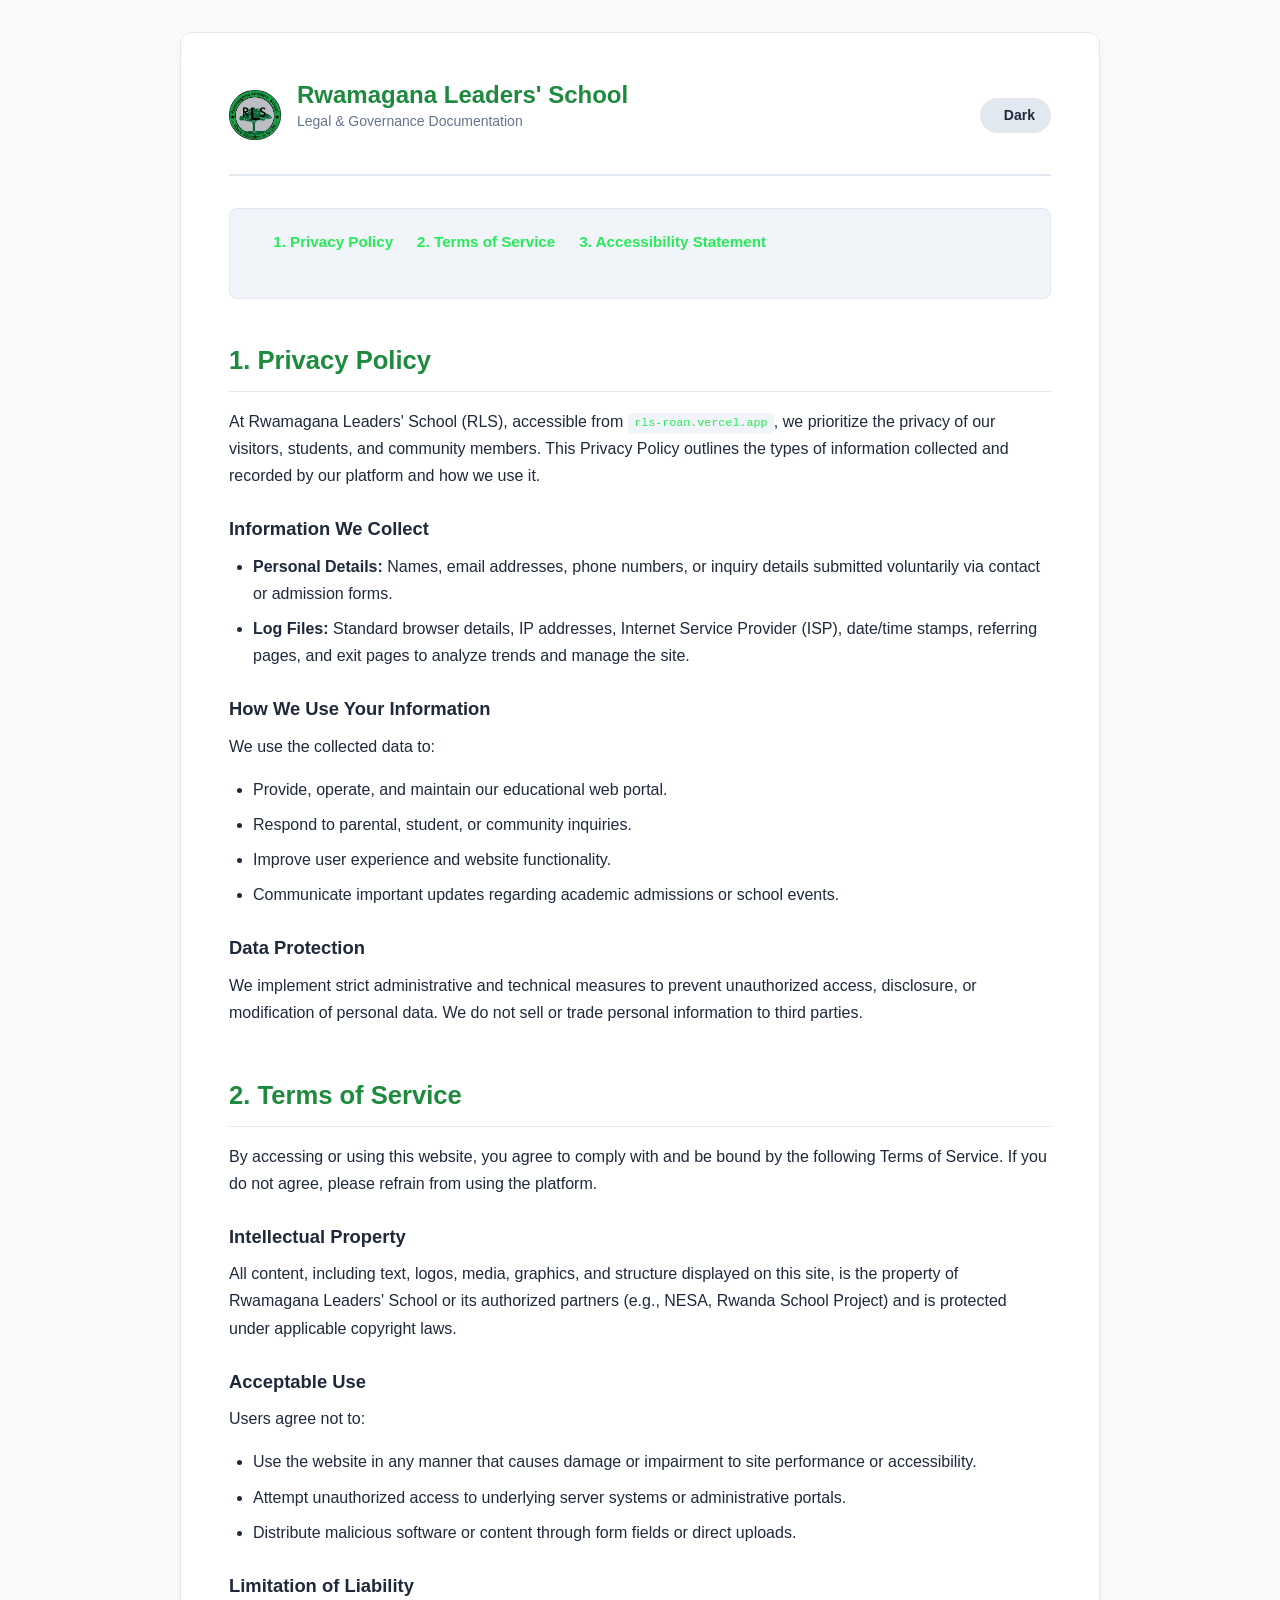
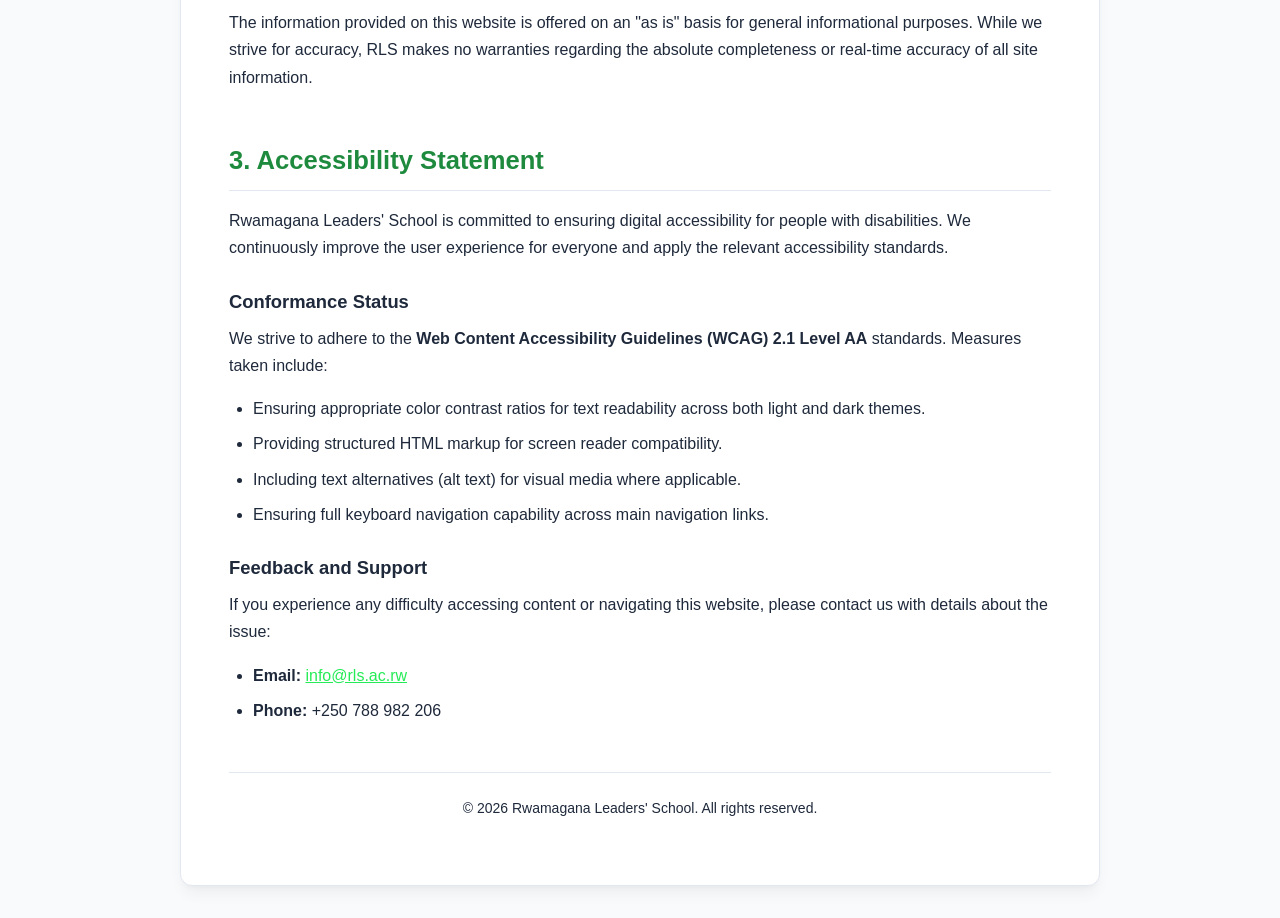
<file: legal.html>
<!DOCTYPE html>
<html lang="en" data-theme="light">
<head>
    <meta charset="UTF-8">
    <meta name="viewport" content="width=device-width, initial-scale=1.0">
    <title>Legal & Compliance | Rwamagana Leaders' School</title>
    <link rel="icon" href="image/logo.png" type="image/png">
    <meta name="description" content="Legal and compliance documentation for Rwamagana Leaders' School, including Privacy Policy, Terms of Service, and Accessibility Statement.">
    <script src="https://cdn.onesignal.com/sdks/web/v16/OneSignalSDK.page.js" defer></script>
    <script>
        window.OneSignalDeferred = window.OneSignalDeferred || [];
        OneSignalDeferred.push(function(OneSignal) {
            OneSignal.init({
                appId: "de9afd09-6dfb-4299-abd9-761671383942",
                allowLocalhostAsSecureOrigin: true,
                autoResubscribe: true,
                notifyButton: {
                    enable: true,
                    size: "medium",
                    prenotify: true,
                    showCredit: false
                }
            });
        });
    </script>
    <style>
        /* Modern Color Palette & CSS Variables */
        :root[data-theme="light"] {
            --bg-color: #f8fafc;
            --card-bg: #ffffff;
            --primary: #1e8a3e;
            --primary-accent: #25eb56;
            --text-main: #1e293b;
            --text-muted: #64748b;
            --border-color: #e2e8f0;
            --toc-bg: #f1f5f9;
            --shadow: 0 10px 15px -3px rgba(0, 0, 0, 0.05), 0 4px 6px -4px rgba(0, 0, 0, 0.05);
            --toggle-bg: #e2e8f0;
            --toggle-icon: #f59e0b;
        }

        :root[data-theme="dark"] {
            --bg-color: #091a0c;
            --card-bg: #1e3b23;
            --primary: #60fa72;
            --primary-accent: #3bf66d;
            --text-main: #f8fafc;
            --text-muted: #94a3b8;
            --border-color: #334155;
            --toc-bg: #091b0e;
            --shadow: 0 10px 15px -3px rgba(0, 0, 0, 0.3), 0 4px 6px -4px rgba(0, 0, 0, 0.2);
            --toggle-bg: #334155;
            --toggle-icon: #38f862;
        }

        * {
            box-sizing: border-box;
            margin: 0;
            padding: 0;
            transition: background-color 0.3s ease, color 0.3s ease, border-color 0.3s ease;
        }

        body {
            font-family: -apple-system, BlinkMacSystemFont, "Segoe UI", Roboto, Helvetica, Arial, sans-serif;
            line-height: 1.7;
            color: var(--text-main);
            background-color: var(--bg-color);
            padding: 2rem 1rem;
        }

        .container {
            max-width: 920px;
            margin: 0 auto;
            background: var(--card-bg);
            padding: 3rem;
            border-radius: 12px;
            box-shadow: var(--shadow);
            border: 1px solid var(--border-color);
        }

        /* Top Bar & Header */
        .top-bar {
            display: flex;
            justify-content: space-between;
            align-items: center;
            border-bottom: 2px solid var(--border-color);
            padding-bottom: 1.5rem;
            margin-bottom: 2rem;
        }

        .brand {
            display: flex;
            align-items: center;
            gap: 1rem;
        }

        .brand img {
            width: 52px;
            height: 52px;
            object-fit: contain;
            border-radius: 8px;
        }

        .brand-text h1 {
            font-size: 1.5rem;
            color: var(--primary);
            line-height: 1.2;
        }

        .brand-text p {
            font-size: 0.875rem;
            color: var(--text-muted);
        }

        /* Dark/Light Theme Switch Button */
        .theme-toggle {
            background: var(--toggle-bg);
            border: none;
            cursor: pointer;
            padding: 0.6rem 1rem;
            border-radius: 30px;
            display: flex;
            align-items: center;
            gap: 0.5rem;
            font-weight: 600;
            font-size: 0.875rem;
            color: var(--text-main);
        }

        .theme-toggle:hover {
            opacity: 0.9;
        }

        /* Navigation Links */
        nav.toc {
            background-color: var(--toc-bg);
            padding: 1.2rem;
            border-radius: 8px;
            margin-bottom: 2.5rem;
            border: 1px solid var(--border-color);
        }

        nav.toc ul {
            list-style: none;
            display: flex;
            gap: 1.5rem;
            flex-wrap: wrap;
        }

        nav.toc a {
            color: var(--primary-accent);
            text-decoration: none;
            font-weight: 600;
            font-size: 0.95rem;
        }

        nav.toc a:hover {
            text-decoration: underline;
        }

        /* Content Sections */
        section {
            margin-bottom: 3rem;
            scroll-margin-top: 2rem;
        }

        h2 {
            color: var(--primary);
            font-size: 1.6rem;
            margin-bottom: 1rem;
            border-bottom: 1px solid var(--border-color);
            padding-bottom: 0.5rem;
        }

        h3 {
            color: var(--text-main);
            font-size: 1.15rem;
            margin: 1.5rem 0 0.5rem 0;
        }

        p, ul {
            margin-bottom: 1rem;
            color: var(--text-main);
        }

        ul {
            padding-left: 1.5rem;
        }

        li {
            margin-bottom: 0.5rem;
        }

        code {
            background: var(--toc-bg);
            padding: 0.2rem 0.4rem;
            border-radius: 4px;
            font-size: 0.9em;
            color: var(--primary-accent);
        }

        a {
            color: var(--primary-accent);
        }

        /* Footer */
        footer {
            margin-top: 3rem;
            padding-top: 1.5rem;
            border-top: 1px solid var(--border-color);
            font-size: 0.875rem;
            color: var(--text-muted);
            text-align: center;
        }

        @media (max-width: 640px) {
            .container {
                padding: 1.5rem;
            }
            .top-bar {
                flex-direction: column;
                align-items: flex-start;
                gap: 1rem;
            }
            .theme-toggle {
                align-self: flex-end;
            }
        }
    </style>
</head>
<body>

    <div class="container">
        <!-- HEADER WITH LOGO & THEME SWITCHER -->
        <header class="top-bar">
            <div class="brand">
                <img src="image/logo.png" alt="RLS Logo">
                <div class="brand-text">
                    <h1>Rwamagana Leaders' School</h1>
                    <p>Legal & Governance Documentation</p>
                </div>
            </div>
            <button class="theme-toggle" id="themeToggle" aria-label="Toggle Theme">
                <span id="themeIcon"></span>
                <span id="themeText">Dark</span>
            </button>
        </header>

        <!-- TABLE OF CONTENTS -->
        <nav class="toc" aria-label="Table of Contents">
            <ul>
                <li><a href="#privacy-policy">1. Privacy Policy</a></li>
                <li><a href="#terms-of-service">2. Terms of Service</a></li>
                <li><a href="#accessibility">3. Accessibility Statement</a></li>
            </ul>
        </nav>

        <main>
            <!-- PRIVACY POLICY -->
            <section id="privacy-policy">
                <h2>1. Privacy Policy</h2>
                <p>At Rwamagana Leaders' School (RLS), accessible from <code>rls-roan.vercel.app</code>, we prioritize the privacy of our visitors, students, and community members. This Privacy Policy outlines the types of information collected and recorded by our platform and how we use it.</p>

                <h3>Information We Collect</h3>
                <ul>
                    <li><strong>Personal Details:</strong> Names, email addresses, phone numbers, or inquiry details submitted voluntarily via contact or admission forms.</li>
                    <li><strong>Log Files:</strong> Standard browser details, IP addresses, Internet Service Provider (ISP), date/time stamps, referring pages, and exit pages to analyze trends and manage the site.</li>
                </ul>

                <h3>How We Use Your Information</h3>
                <p>We use the collected data to:</p>
                <ul>
                    <li>Provide, operate, and maintain our educational web portal.</li>
                    <li>Respond to parental, student, or community inquiries.</li>
                    <li>Improve user experience and website functionality.</li>
                    <li>Communicate important updates regarding academic admissions or school events.</li>
                </ul>

                <h3>Data Protection</h3>
                <p>We implement strict administrative and technical measures to prevent unauthorized access, disclosure, or modification of personal data. We do not sell or trade personal information to third parties.</p>
            </section>

            <!-- TERMS OF SERVICE -->
            <section id="terms-of-service">
                <h2>2. Terms of Service</h2>
                <p>By accessing or using this website, you agree to comply with and be bound by the following Terms of Service. If you do not agree, please refrain from using the platform.</p>

                <h3>Intellectual Property</h3>
                <p>All content, including text, logos, media, graphics, and structure displayed on this site, is the property of Rwamagana Leaders' School or its authorized partners (e.g., NESA, Rwanda School Project) and is protected under applicable copyright laws.</p>

                <h3>Acceptable Use</h3>
                <p>Users agree not to:</p>
                <ul>
                    <li>Use the website in any manner that causes damage or impairment to site performance or accessibility.</li>
                    <li>Attempt unauthorized access to underlying server systems or administrative portals.</li>
                    <li>Distribute malicious software or content through form fields or direct uploads.</li>
                </ul>

                <h3>Limitation of Liability</h3>
                <p>The information provided on this website is offered on an "as is" basis for general informational purposes. While we strive for accuracy, RLS makes no warranties regarding the absolute completeness or real-time accuracy of all site information.</p>
            </section>

            <!-- ACCESSIBILITY STATEMENT -->
            <section id="accessibility">
                <h2>3. Accessibility Statement</h2>
                <p>Rwamagana Leaders' School is committed to ensuring digital accessibility for people with disabilities. We continuously improve the user experience for everyone and apply the relevant accessibility standards.</p>

                <h3>Conformance Status</h3>
                <p>We strive to adhere to the <strong>Web Content Accessibility Guidelines (WCAG) 2.1 Level AA</strong> standards. Measures taken include:</p>
                <ul>
                    <li>Ensuring appropriate color contrast ratios for text readability across both light and dark themes.</li>
                    <li>Providing structured HTML markup for screen reader compatibility.</li>
                    <li>Including text alternatives (alt text) for visual media where applicable.</li>
                    <li>Ensuring full keyboard navigation capability across main navigation links.</li>
                </ul>

                <h3>Feedback and Support</h3>
                <p>If you experience any difficulty accessing content or navigating this website, please contact us with details about the issue:</p>
                <ul>
                    <li><strong>Email:</strong> <a href="mailto:info@rls.ac.rw">info@rls.ac.rw</a></li>
                    <li><strong>Phone:</strong> +250 788 982 206</li>
                </ul>
            </section>
        </main>

        <footer>
            <p>&copy; <span id="currentYear"></span> Rwamagana Leaders' School. All rights reserved.</p>
        </footer>
    </div>
<script>
        // Set current year in footer
        document.getElementById('currentYear').textContent = new Date().getFullYear();      
    <!-- THEME SWITCHER JAVASCRIPT -->
    </script>
    <script>
        const toggleBtn = document.getElementById('themeToggle');
        const themeIcon = document.getElementById('themeIcon');
        const themeText = document.getElementById('themeText');
        const htmlElement = document.documentElement;

        // Check system preference or stored theme
        const savedTheme = localStorage.getItem('theme');
        const prefersDark = window.matchMedia('(prefers-color-scheme: dark)').matches;

        if (savedTheme) {
            setTheme(savedTheme);
        } else if (prefersDark) {
            setTheme('dark');
        }

        toggleBtn.addEventListener('click', () => {
            const currentTheme = htmlElement.getAttribute('data-theme');
            const newTheme = currentTheme === 'light' ? 'dark' : 'light';
            setTheme(newTheme);
        });

        function setTheme(theme) {
            htmlElement.setAttribute('data-theme', theme);
            localStorage.setItem('theme', theme);

            if (theme === 'dark') {
                themeIcon.textContent = '';
                themeText.textContent = 'Light';
            } else {
                themeIcon.textContent = '';
                themeText.textContent = 'Dark';
            }
        }
    </script>
</body>
</html>
</file>
